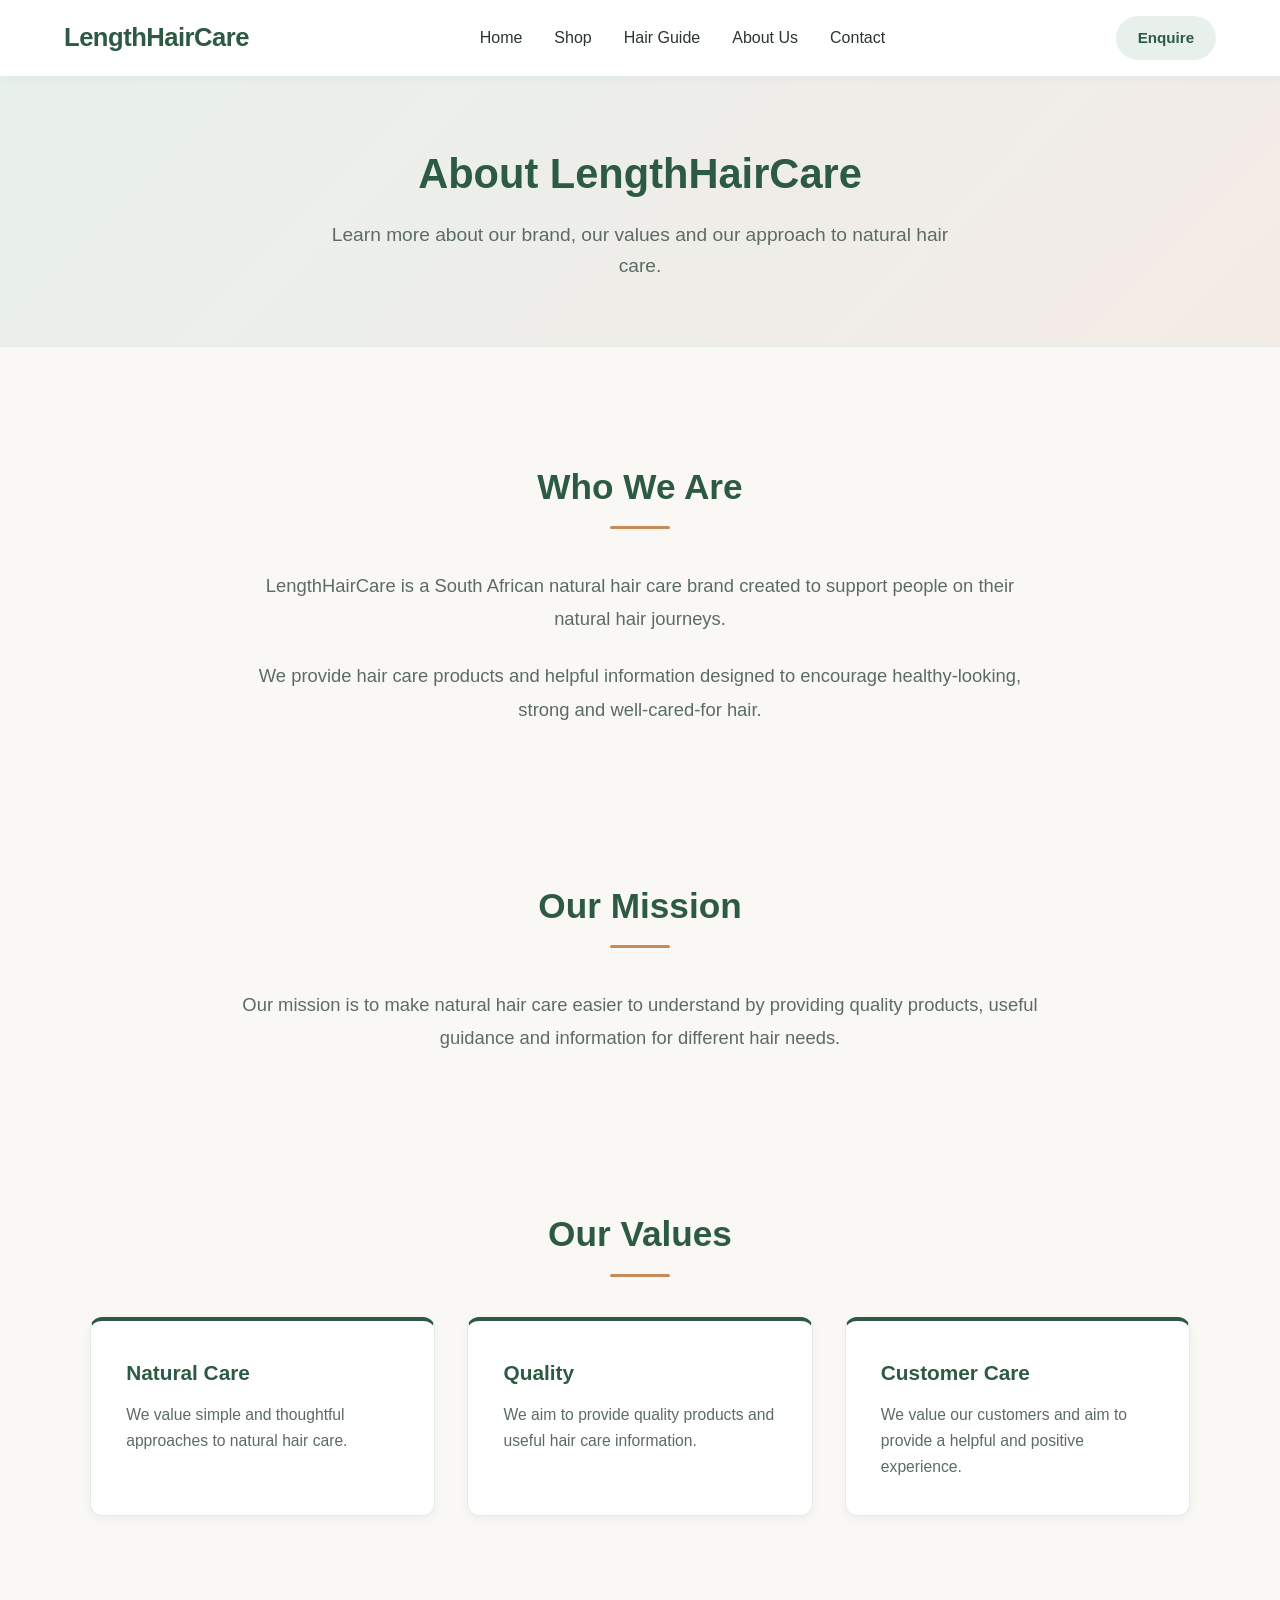
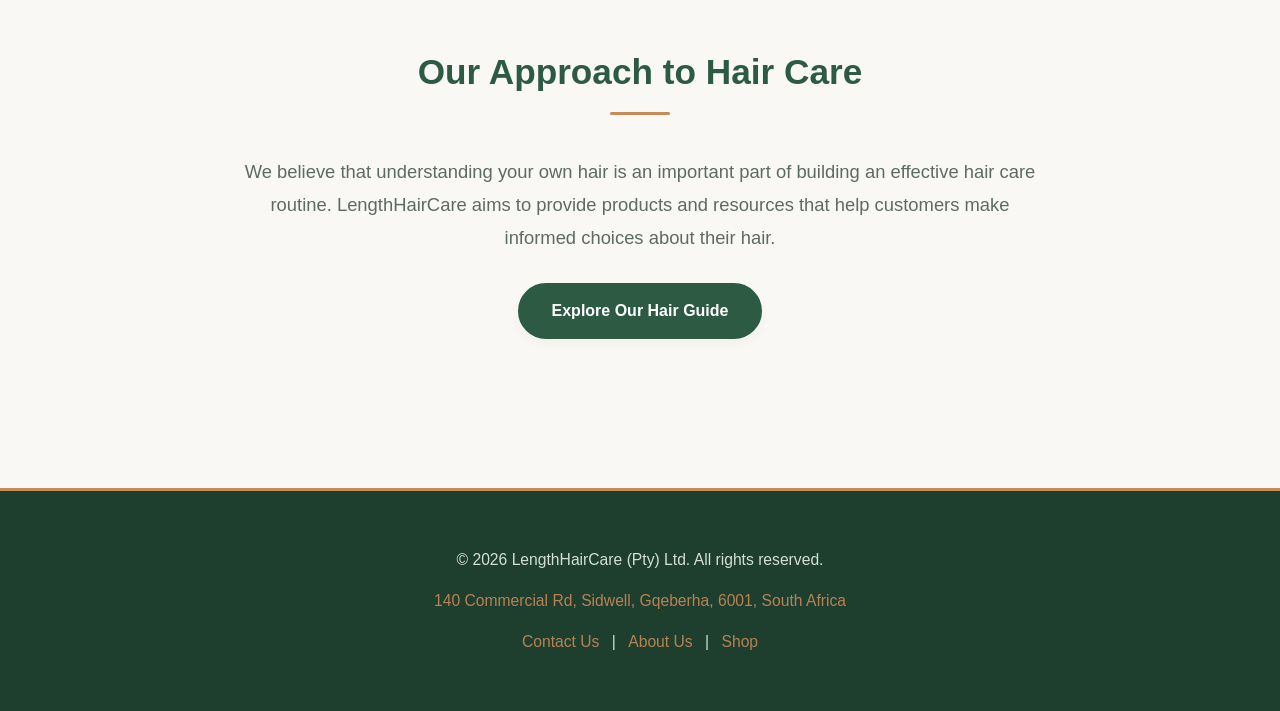
<file: pages/about.html>
﻿<!DOCTYPE html>
<html lang="en">

<head>
    <!-- Basic information about the webpage -->
    <meta charset="UTF-8">
    <meta name="viewport" content="width=device-width, initial-scale=1.0">

    <meta name="description" content="Meet LengthHairCare, a South African natural hair care brand sharing practical porosity guidance and thoughtful products for healthy hair routines.">
    <meta name="keywords" content="about LengthHairCare, natural hair care South Africa, healthy hair routine">
    <title>About LengthHairCare | Natural Hair Care South Africa</title>

    <!-- Link to the website stylesheet -->
    <link rel="stylesheet" href="../css/style.css">
</head>

<body>

    <!-- Header containing the website navigation -->
    <header>
        <nav aria-label="Main navigation">

            <a href="../index.html" class="logo">LengthHairCare</a>

            <ul>
                <li><a href="../index.html">Home</a></li>
                <li><a href="products.html">Shop</a></li>
                <li><a href="enquiry.html">Hair Guide</a></li>
                <li><a href="about.html" aria-current="page">About Us</a></li>
                <li><a href="contact.html">Contact</a></li>
            </ul>

            <a href="enquiry.html" class="cart">Enquire</a>

        </nav>
    </header>


    <!-- Main content of the About Us page -->
    <main>

        <!-- Introduction section -->
        <section class="page-introduction">

            <h1>About LengthHairCare</h1>

            <p>
                Learn more about our brand, our values and our
                approach to natural hair care.
            </p>

        </section>


        <!-- About the brand -->
        <section class="about-section">

            <h2>Who We Are</h2>

            <p>
                LengthHairCare is a South African natural hair care
                brand created to support people on their natural hair
                journeys.
            </p>

            <p>
                We provide hair care products and helpful information
                designed to encourage healthy-looking, strong and
                well-cared-for hair.
            </p>

        </section>


        <!-- Brand mission -->
        <section class="mission-section">

            <h2>Our Mission</h2>

            <p>
                Our mission is to make natural hair care easier to
                understand by providing quality products, useful
                guidance and information for different hair needs.
            </p>

        </section>


        <!-- Brand values -->
        <section class="values-section">

            <h2>Our Values</h2>

            <div class="values-container">

                <article class="value-card">

                    <h3>Natural Care</h3>

                    <p>
                        We value simple and thoughtful approaches to
                        natural hair care.
                    </p>

                </article>


                <article class="value-card">

                    <h3>Quality</h3>

                    <p>
                        We aim to provide quality products and useful
                        hair care information.
                    </p>

                </article>


                <article class="value-card">

                    <h3>Customer Care</h3>

                    <p>
                        We value our customers and aim to provide a
                        helpful and positive experience.
                    </p>

                </article>

            </div>

        </section>


        <!-- Hair care philosophy -->
        <section class="hair-philosophy">

            <h2>Our Approach to Hair Care</h2>

            <p>
                We believe that understanding your own hair is an
                important part of building an effective hair care
                routine. LengthHairCare aims to provide products and
                resources that help customers make informed choices
                about their hair.
            </p>

            <a href="enquiry.html" class="button">
                Explore Our Hair Guide
            </a>

        </section>

    </main>


    <!-- Footer containing website information -->
    <footer>

        <p>
            &copy; 2026 LengthHairCare (Pty) Ltd.
            All rights reserved.
        </p>

        <!-- PLACEHOLDER ADDRESS: replace with LengthHairCare's real address -->
        <address>
            <a href="https://www.google.com/maps/search/?api=1&query=140%20Commercial%20Rd%2C%20Sidwell%2C%20Gqeberha%2C%206001%2C%20South%20Africa" target="_blank" rel="noopener">140 Commercial Rd, Sidwell, Gqeberha, 6001, South Africa</a>
        </address>

        <p>
            <a href="contact.html">Contact Us</a> |
            <a href="about.html">About Us</a> |
            <a href="products.html">Shop</a>
        </p>

    </footer>


    <!-- Link to JavaScript -->
    <script src="../javascript/script.js"></script>

</body>

</html>
</file>
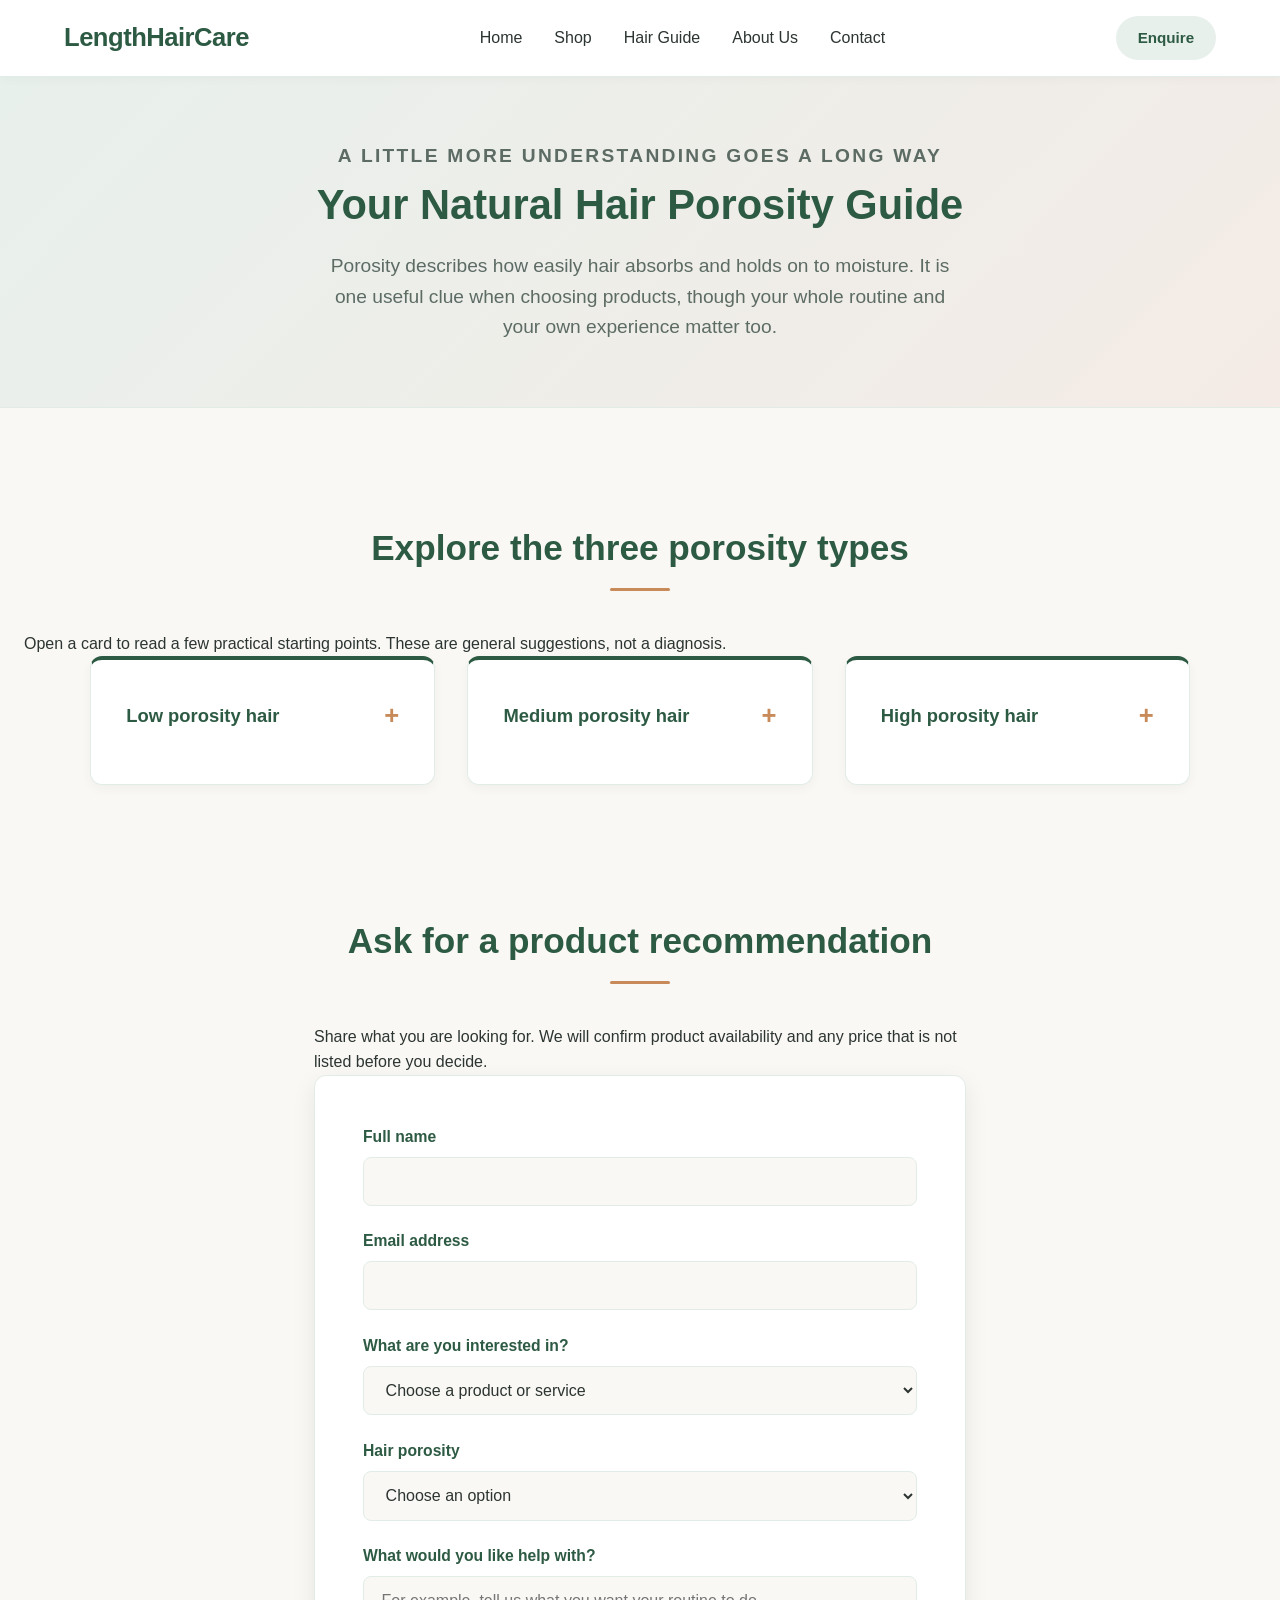
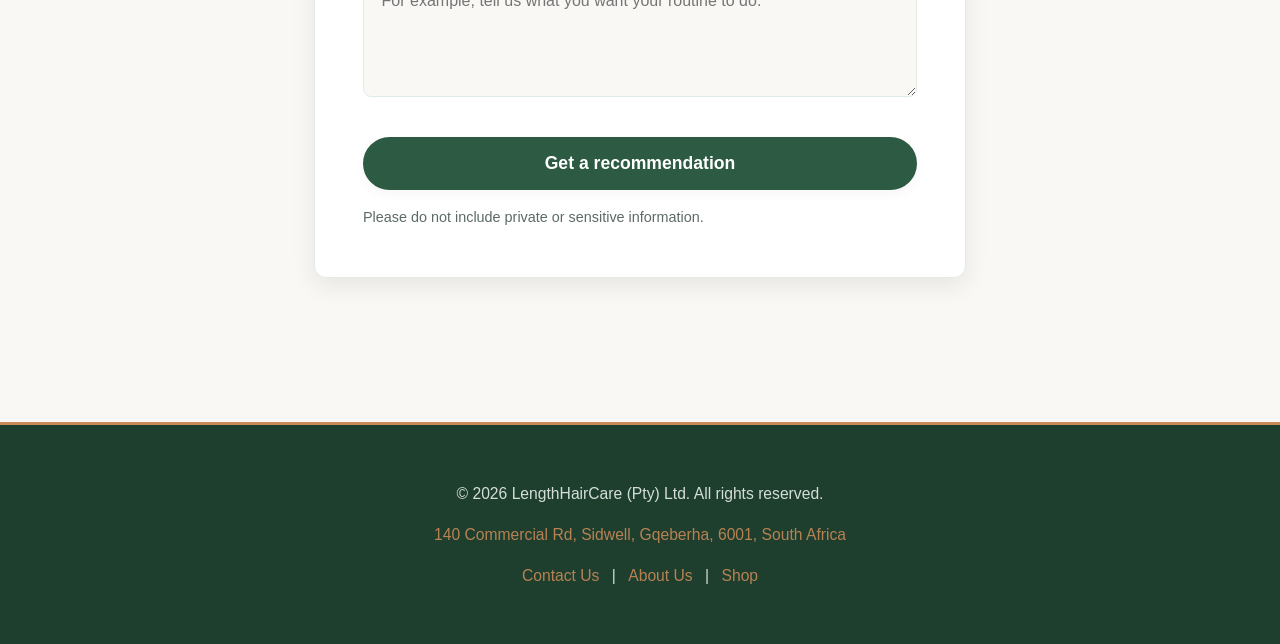
<file: pages/enquiry.html>
﻿<!DOCTYPE html>
<html lang="en">

<head>
    <!-- Defines the character encoding and ensures mobile responsiveness -->
    <meta charset="UTF-8">
    <meta name="viewport" content="width=device-width, initial-scale=1.0">

    <!-- SEO description and keywords for search engines -->
    <meta name="description" content="Learn about low, medium and high hair porosity, then ask LengthHairCare for a natural hair product recommendation in South Africa.">
    <meta name="keywords" content="hair porosity guide, natural hair routine, hair care South Africa, porosity products">

    <!-- Browser tab title -->
    <title>Hair Porosity Guide & Product Enquiry | LengthHairCare</title>

    <!-- Links the external stylesheet -->
    <link rel="stylesheet" href="../css/style.css">
</head>

<body>

    <!-- Website header and main navigation -->
    <header>
        <nav aria-label="Main navigation">

            <!-- Website logo linking back to the homepage -->
            <a href="../index.html" class="logo">LengthHairCare</a>

            <!-- Navigation links to the website's main pages -->
            <ul>
                <li><a href="../index.html">Home</a></li>
                <li><a href="products.html">Shop</a></li>
                <li><a href="enquiry.html" aria-current="page">Hair Guide</a></li>
                <li><a href="about.html">About Us</a></li>
                <li><a href="contact.html">Contact</a></li>
            </ul>

            <!-- Quick link to the enquiry page -->
            <a href="enquiry.html" class="cart">Enquire</a>

        </nav>
    </header>

    <main>

        <!-- Introduction to the hair porosity guide -->
        <section class="page-introduction">

            <p class="eyebrow">A little more understanding goes a long way</p>

            <h1>Your Natural Hair Porosity Guide</h1>

            <p>
                Porosity describes how easily hair absorbs and holds on to moisture.
                It is one useful clue when choosing products, though your whole routine
                and your own experience matter too.
            </p>

        </section>

        <!-- Interactive hair porosity guide -->
        <section class="hair-guide" aria-labelledby="porosity-title">

            <h2 id="porosity-title">Explore the three porosity types</h2>

            <p>
                Open a card to read a few practical starting points.
                These are general suggestions, not a diagnosis.
            </p>

            <div class="porosity-container porosity-accordion">

                <!-- Low porosity information card -->
                <article class="porosity-card">

                    <h3>
                        <button class="accordion-button"
                            type="button"
                            aria-expanded="false"
                            aria-controls="low-panel"
                            data-accordion-button>
                            Low porosity hair
                            <span aria-hidden="true">+</span>
                        </button>
                    </h3>

                    <!-- Hidden information becomes visible when the accordion is opened -->
                    <div id="low-panel" hidden>

                        <p>
                            Moisture may take longer to absorb, and products can sit
                            on the surface. Try applying a small amount to damp hair
                            and keeping the routine light.
                        </p>

                        <p>
                            Browse our
                            <a href="products.html">hair oils and care combos</a>,
                            and introduce one product at a time.
                        </p>

                    </div>
                </article>

                <!-- Medium porosity information card -->
                <article class="porosity-card">

                    <h3>
                        <button class="accordion-button"
                            type="button"
                            aria-expanded="false"
                            aria-controls="medium-panel"
                            data-accordion-button>
                            Medium porosity hair
                            <span aria-hidden="true">+</span>
                        </button>
                    </h3>

                    <div id="medium-panel" hidden>

                        <p>
                            Hair often absorbs and retains moisture fairly well.
                            A balanced routine with regular cleansing and
                            conditioning is a useful place to begin.
                        </p>

                        <p>
                            Explore the
                            <a href="products.html">LengthHairCare range</a>
                            and adjust based on how your hair responds.
                        </p>

                    </div>
                </article>

                <!-- High porosity information card -->
                <article class="porosity-card">

                    <h3>
                        <button class="accordion-button"
                            type="button"
                            aria-expanded="false"
                            aria-controls="high-panel"
                            data-accordion-button>
                            High porosity hair
                            <span aria-hidden="true">+</span>
                        </button>
                    </h3>

                    <div id="high-panel" hidden>

                        <p>
                            Hair can absorb moisture quickly but may lose it
                            just as fast. Layering a moisturising product and
                            a small amount of oil may help your routine hold
                            moisture for longer.
                        </p>

                        <p>
                            Our
                            <a href="products.html">herbal spray and oil options</a>
                            can be discussed as part of a routine.
                        </p>

                    </div>
                </article>

            </div>
        </section>

        <!-- Customer product recommendation enquiry form -->
        <section class="hair-enquiry" aria-labelledby="enquiry-title">

            <h2 id="enquiry-title">Ask for a product recommendation</h2>

            <p>
                Share what you are looking for. We will confirm product
                availability and any price that is not listed before you decide.
            </p>

            <!-- novalidate allows custom JavaScript validation messages -->
            <form id="enquiry-form" novalidate>

                <!-- Customer name -->
                <label for="enquiry-name">Full name</label>

                <input
                    type="text"
                    id="enquiry-name"
                    name="name"
                    autocomplete="name"
                    maxlength="60"
                    required
                    aria-describedby="enquiry-error-name">

                <!-- Displays name validation errors -->
                <span class="field-error" id="enquiry-error-name" hidden></span>


                <!-- Customer email address -->
                <label for="enquiry-email">Email address</label>

                <input
                    type="email"
                    id="enquiry-email"
                    name="email"
                    autocomplete="email"
                    maxlength="120"
                    required
                    aria-describedby="enquiry-error-email">

                <!-- Displays email validation errors -->
                <span class="field-error" id="enquiry-error-email" hidden></span>


                <!-- Product or service selection -->
                <label for="interest">What are you interested in?</label>

                <select
                    id="interest"
                    name="interest"
                    required
                    aria-describedby="enquiry-error-interest">

                    <option value="">Choose a product or service</option>
                    <option>Hair Growth Oil</option>
                    <option>Herbal Hair Tea Spray</option>
                    <option>Natural Hair Growth Guide</option>
                    <option>Porosity Care Combo</option>
                    <option>General product advice</option>

                </select>

                <span class="field-error" id="enquiry-error-interest" hidden></span>


                <!-- Customer hair porosity selection -->
                <label for="porosity">Hair porosity</label>

                <select
                    id="porosity"
                    name="porosity"
                    required
                    aria-describedby="enquiry-error-porosity">

                    <option value="">Choose an option</option>
                    <option value="low">Low porosity</option>
                    <option value="medium">Medium porosity</option>
                    <option value="high">High porosity</option>
                    <option value="unsure">I am not sure</option>

                </select>

                <span class="field-error" id="enquiry-error-porosity" hidden></span>


                <!-- Additional information from the customer -->
                <label for="enquiry-message">What would you like help with?</label>

                <textarea
                    id="enquiry-message"
                    name="message"
                    rows="5"
                    maxlength="600"
                    minlength="10"
                    required
                    placeholder="For example, tell us what you want your routine to do."
                    aria-describedby="enquiry-error-message"></textarea>

                <span class="field-error" id="enquiry-error-message" hidden></span>


                <!-- Submits the enquiry -->
                <button type="submit">Get a recommendation</button>

                <p class="form-help">
                    Please do not include private or sensitive information.
                </p>

                <!-- Displays the submission confirmation or error -->
                <div
                    id="enquiry-result"
                    class="form-result"
                    role="status"
                    tabindex="-1"
                    hidden>
                </div>

            </form>
        </section>

    </main>

    <!-- Website footer containing business and navigation information -->
    <footer>

        <p>&copy; 2026 LengthHairCare (Pty) Ltd. All rights reserved.</p>

        <!-- Business address linking to Google Maps -->
        <address>
            <a href="https://www.google.com/maps/search/?api=1&query=140%20Commercial%20Rd%2C%20Sidwell%2C%20Gqeberha%2C%206001%2C%20South%20Africa"
                target="_blank"
                rel="noopener">
                140 Commercial Rd, Sidwell, Gqeberha, 6001, South Africa
            </a>
        </address>

        <!-- Footer navigation -->
        <p>
            <a href="contact.html">Contact Us</a> |
            <a href="about.html">About Us</a> |
            <a href="products.html">Shop</a>
        </p>

    </footer>

    <!-- Loads the external JavaScript file after the HTML has been parsed -->
    <script src="../javascript/script.js" defer></script>

</body>
</html>
</file>
<file: css/style.css>
/* ==========================================================================
   LengthHairCare Master Stylesheet
   Natural Hair Care Branding & Responsive Design
   ========================================================================== */

/* --- CSS Variables & Design Tokens --- */
:root {
    --primary-color: #2D5A43;
    --primary-dark: #1E3E2E;
    --primary-light: #E8F0EC;
    --accent-gold: #C88A58;
    --accent-light: #F4EBE6;
    --text-dark: #2C3531;
    --text-muted: #5C6B64;
    --bg-main: #FAF8F5;
    --bg-card: #FFFFFF;
    --border-color: #E2ECE7;
    --shadow-sm: 0 4px 12px rgba(0, 0, 0, 0.04);
    --shadow-md: 0 8px 24px rgba(0, 0, 0, 0.08);
    --shadow-lg: 0 12px 32px rgba(45, 90, 67, 0.12);
    --font-family: 'Segoe UI', -apple-system, BlinkMacSystemFont, 'Helvetica Neue', Arial, sans-serif;
    --radius-sm: 8px;
    --radius-md: 12px;
    --radius-lg: 30px;
    --transition-fast: 0.25s ease;
    --transition-smooth: 0.35s cubic-bezier(0.4, 0, 0.2, 1);
}

/* --- Universal Resets & Base Styles --- */
*, *::before, *::after {
    margin: 0;
    padding: 0;
    box-sizing: border-box;
}

html {
    scroll-behavior: smooth;
    font-size: 16px;
}

body {
    font-family: var(--font-family);
    background-color: var(--bg-main);
    color: var(--text-dark);
    line-height: 1.6;
    -webkit-font-smoothing: antialiased;
    display: flex;
    flex-direction: column;
    min-height: 100vh;
}

main {
    flex: 1;
}

/* --- Header & Navigation --- */
header {
    position: sticky;
    top: 0;
    z-index: 1000;
    background-color: rgba(255, 255, 255, 0.96);
    backdrop-filter: blur(10px);
    border-bottom: 1px solid var(--border-color);
    box-shadow: 0 2px 10px rgba(0, 0, 0, 0.03);
    padding: 1rem 5%;
}

nav {
    display: flex;
    justify-content: space-between;
    align-items: center;
    max-width: 1200px;
    margin: 0 auto;
    gap: 1.5rem;
}

.logo {
    font-size: 1.6rem;
    font-weight: 700;
    color: var(--primary-color);
    text-decoration: none;
    letter-spacing: -0.5px;
    transition: color var(--transition-fast);
}

.logo:hover {
    color: var(--primary-dark);
}

nav ul {
    display: flex;
    list-style: none;
    gap: 2rem;
    align-items: center;
}

nav ul li a {
    color: var(--text-dark);
    text-decoration: none;
    font-weight: 500;
    font-size: 1rem;
    padding: 0.4rem 0;
    position: relative;
    transition: color var(--transition-fast);
}

nav ul li a::after {
    content: '';
    position: absolute;
    bottom: 0;
    left: 0;
    width: 0;
    height: 2px;
    background-color: var(--primary-color);
    transition: width var(--transition-fast);
    border-radius: 2px;
}

nav ul li a:hover {
    color: var(--primary-color);
}

nav ul li a:hover::after {
    width: 100%;
}

.cart {
    background-color: var(--primary-light);
    color: var(--primary-color);
    padding: 0.55rem 1.3rem;
    border-radius: var(--radius-lg);
    font-weight: 600;
    text-decoration: none;
    transition: all var(--transition-fast);
    font-size: 0.95rem;
    border: 1px solid transparent;
}

.cart:hover {
    background-color: var(--primary-color);
    color: #ffffff;
    transform: translateY(-1px);
    box-shadow: 0 4px 12px rgba(45, 90, 67, 0.2);
}

/* --- Buttons --- */
.button {
    display: inline-flex;
    align-items: center;
    justify-content: center;
    padding: 0.85rem 2rem;
    background-color: var(--primary-color);
    color: #ffffff;
    text-decoration: none;
    border-radius: var(--radius-lg);
    font-weight: 600;
    font-size: 1rem;
    transition: all var(--transition-smooth);
    border: 2px solid var(--primary-color);
    cursor: pointer;
    box-shadow: var(--shadow-sm);
    margin: 0.3rem;
}

.button:hover {
    background-color: var(--primary-dark);
    border-color: var(--primary-dark);
    transform: translateY(-2px);
    box-shadow: var(--shadow-md);
    color: #ffffff;
}

.secondary-button {
    background-color: transparent;
    color: var(--primary-color);
    border: 2px solid var(--primary-color);
    box-shadow: none;
}

.secondary-button:hover {
    background-color: var(--primary-color);
    color: #ffffff;
}

/* --- Page Introductions --- */
.page-introduction {
    background: linear-gradient(135deg, var(--primary-light) 0%, var(--accent-light) 100%);
    text-align: center;
    padding: 4rem 1.5rem;
    margin-bottom: 3rem;
    border-bottom: 1px solid var(--border-color);
}

.page-introduction h1 {
    font-size: 2.6rem;
    color: var(--primary-color);
    margin-bottom: 0.8rem;
    font-weight: 700;
}

.page-introduction p {
    font-size: 1.2rem;
    color: var(--text-muted);
    max-width: 650px;
    margin: 0 auto;
}

/* --- Section Formatting & Headings --- */
section {
    padding: 4rem 1.5rem;
}

section h2 {
    text-align: center;
    color: var(--primary-color);
    font-size: 2.2rem;
    margin-bottom: 2.5rem;
    font-weight: 700;
    position: relative;
}

section h2::after {
    content: '';
    display: block;
    width: 60px;
    height: 3px;
    background-color: var(--accent-gold);
    margin: 0.7rem auto 0;
    border-radius: 2px;
}

/* --- Hero Section --- */
.hero {
    background: linear-gradient(135deg, rgba(232, 240, 236, 0.8) 0%, rgba(244, 235, 230, 0.8) 100%),
                radial-gradient(circle at top right, rgba(200, 138, 88, 0.1), transparent 50%);
    text-align: center;
    padding: 6rem 1.5rem;
    border-bottom: 1px solid var(--border-color);
}

.hero-content {
    max-width: 800px;
    margin: 0 auto;
}

.hero-content h1 {
    font-size: 3.2rem;
    color: var(--primary-color);
    margin-bottom: 1.2rem;
    line-height: 1.15;
    letter-spacing: -0.5px;
}

.hero-content p {
    font-size: 1.3rem;
    color: var(--text-muted);
    margin-bottom: 2.5rem;
    max-width: 650px;
    margin-left: auto;
    margin-right: auto;
}

/* --- Product Cards & Grid --- */
.product-container {
    display: grid;
    grid-template-columns: repeat(auto-fit, minmax(290px, 1fr));
    gap: 2.5rem;
    max-width: 1200px;
    margin: 0 auto;
}

.product-card {
    background-color: var(--bg-card);
    border-radius: var(--radius-md);
    overflow: hidden;
    box-shadow: var(--shadow-sm);
    border: 1px solid var(--border-color);
    transition: transform var(--transition-smooth), box-shadow var(--transition-smooth);
    display: flex;
    flex-direction: column;
    padding: 1.5rem;
    text-align: center;
}

.product-card:hover {
    transform: translateY(-6px);
    box-shadow: var(--shadow-lg);
}

.product-image {
    width: 100%;
    height: 250px;
    border-radius: var(--radius-sm);
    overflow: hidden;
    background-color: var(--primary-light);
    margin-bottom: 1.2rem;
    display: flex;
    align-items: center;
    justify-content: center;
}

.product-image img {
    width: 100%;
    height: 100%;
    object-fit: cover;
    transition: transform 0.5s ease;
}

.product-card:hover .product-image img {
    transform: scale(1.06);
}

.product-card h3 {
    color: var(--primary-color);
    font-size: 1.35rem;
    margin-bottom: 0.6rem;
}

.product-card p {
    color: var(--text-muted);
    font-size: 0.98rem;
    margin-bottom: 1.2rem;
    flex-grow: 1;
}

.product-card .price {
    font-weight: 700;
    color: var(--accent-gold);
    font-size: 1.15rem;
    margin-bottom: 1.2rem;
}

.product-card .button {
    margin-top: auto;
    width: 100%;
}

/* --- About & Narrative Sections --- */
.about-preview,
.about-section,
.mission-section,
.hair-philosophy,
.contact-information {
    max-width: 850px;
    margin: 0 auto;
    text-align: center;
}

.about-preview p,
.about-section p,
.mission-section p,
.hair-philosophy p,
.contact-information p {
    font-size: 1.15rem;
    color: var(--text-muted);
    margin-bottom: 1.5rem;
    line-height: 1.8;
}

.contact-information p strong {
    color: var(--primary-color);
}

/* --- Values & Benefits Grids --- */
.benefits,
.values-container,
.porosity-container {
    display: grid;
    grid-template-columns: repeat(auto-fit, minmax(280px, 1fr));
    gap: 2rem;
    max-width: 1100px;
    margin: 0 auto;
}

.benefits article,
.value-card,
.porosity-card {
    background-color: var(--bg-card);
    padding: 2.2rem;
    border-radius: var(--radius-md);
    border-top: 4px solid var(--primary-color);
    box-shadow: var(--shadow-sm);
    border-left: 1px solid var(--border-color);
    border-right: 1px solid var(--border-color);
    border-bottom: 1px solid var(--border-color);
    transition: transform var(--transition-smooth), box-shadow var(--transition-smooth);
    text-align: left;
}

.benefits article:hover,
.value-card:hover,
.porosity-card:hover {
    transform: translateY(-4px);
    box-shadow: var(--shadow-md);
}

.benefits h3,
.value-card h3,
.porosity-card h3 {
    color: var(--primary-color);
    font-size: 1.3rem;
    margin-bottom: 0.8rem;
}

.benefits p,
.value-card p,
.porosity-card p {
    color: var(--text-muted);
    font-size: 0.98rem;
    line-height: 1.65;
}

/* --- Forms (Contact & Enquiry) --- */
.contact-form-section,
.hair-enquiry {
    max-width: 700px;
    margin: 0 auto;
}

form {
    background-color: var(--bg-card);
    padding: 3rem;
    border-radius: var(--radius-md);
    box-shadow: var(--shadow-md);
    border: 1px solid var(--border-color);
    text-align: left;
}

form label {
    display: block;
    font-weight: 600;
    color: var(--primary-color);
    margin-bottom: 0.5rem;
    margin-top: 1.4rem;
    font-size: 0.98rem;
}

form label:first-of-type {
    margin-top: 0;
}

form input[type="text"],
form input[type="email"],
form input[type="tel"],
form select,
form textarea {
    width: 100%;
    padding: 0.9rem 1.1rem;
    border: 1.5px solid var(--border-color);
    border-radius: var(--radius-sm);
    font-size: 1rem;
    font-family: inherit;
    color: var(--text-dark);
    background-color: var(--bg-main);
    transition: border-color var(--transition-fast), box-shadow var(--transition-fast);
}

form input[type="text"]:focus,
form input[type="email"]:focus,
form input[type="tel"]:focus,
form select:focus,
form textarea:focus {
    outline: none;
    border-color: var(--primary-color);
    background-color: #ffffff;
    box-shadow: 0 0 0 4px rgba(45, 90, 67, 0.12);
}

/* Validation errors shown by JavaScript */
.field-error {
    display: block;
    color: #a12b2b;
    font-size: 0.88rem;
    margin-top: 0.35rem;
}

.field-error[hidden] {
    display: none;
}

form [aria-invalid="true"] {
    border-color: #a12b2b;
}

form button[type="submit"] {
    width: 100%;
    margin-top: 2rem;
    padding: 1rem;
    background-color: var(--primary-color);
    color: #ffffff;
    border: none;
    border-radius: var(--radius-lg);
    font-size: 1.1rem;
    font-weight: 600;
    cursor: pointer;
    transition: all var(--transition-smooth);
    box-shadow: var(--shadow-sm);
}

form button[type="submit"]:hover {
    background-color: var(--primary-dark);
    transform: translateY(-2px);
    box-shadow: var(--shadow-md);
}

/* --- Footer --- */
footer {
    background-color: var(--primary-dark);
    color: var(--primary-light);
    text-align: center;
    padding: 3.5rem 1.5rem 2.5rem;
    margin-top: 5rem;
    border-top: 3px solid var(--accent-gold);
}

footer p {
    margin-bottom: 1rem;
    font-size: 0.98rem;
    opacity: 0.9;
}

footer a {
    color: var(--accent-gold);
    text-decoration: none;
    font-weight: 500;
    transition: color var(--transition-fast);
    margin: 0 0.5rem;
}

footer a:hover {
    color: #ffffff;
    text-decoration: underline;
}

/* --- Mobile and tablet adjustments --- */
@media (max-width: 768px) {
    header {
        padding: 0.8rem 4%;
    }

    nav {
        flex-direction: column;
        gap: 0.8rem;
    }

    nav ul {
        gap: 1.2rem;
        flex-wrap: wrap;
        justify-content: center;
    }

    .hero {
        padding: 4rem 1.2rem;
    }

    .hero-content h1 {
        font-size: 2.2rem;
    }

    .hero-content p {
        font-size: 1.1rem;
    }

    .page-introduction h1 {
        font-size: 2rem;
    }

    section {
        padding: 3rem 1rem;
    }

    section h2 {
        font-size: 1.8rem;
    }

    form {
        padding: 1.8rem 1.2rem;
    }
}

@media (max-width: 1024px) {
    .product-container {
        gap: 1.5rem;
        padding: 0 1rem;
    }

    .benefits,
    .values-container,
    .porosity-container {
        gap: 1.5rem;
        padding: 0 1rem;
    }

    .hero {
        padding: 5rem 1.5rem;
    }

    .hero-content h1 {
        font-size: 2.8rem;
    }
}

@media (max-width: 480px) {
    .hero-content h1 {
        font-size: 2rem;
    }

    .hero-content p {
        font-size: 1rem;
    }

    .page-introduction h1 {
        font-size: 1.6rem;
    }

    section h2 {
        font-size: 1.5rem;
    }

    .product-card {
        padding: 1rem;
    }

    .product-image {
        height: 200px;
    }
}

/* --- Catalogue, accessible interactions, map and form feedback --- */
.eyebrow { color: var(--accent-gold); text-transform: uppercase; letter-spacing: .12em; font-size: .82rem; font-weight: 700; margin-bottom: .6rem; }
.catalogue-controls { display: grid; grid-template-columns: minmax(0, 2fr) minmax(190px, 1fr); gap: 1rem; max-width: 850px; margin: 1.5rem auto; text-align: left; }
.catalogue-controls label { display: block; font-weight: 600; color: var(--primary-color); margin-bottom: .45rem; }
.catalogue-controls input, .catalogue-controls select { width: 100%; min-height: 48px; padding: .75rem 1rem; border: 1.5px solid var(--border-color); border-radius: var(--radius-sm); background: #fff; color: var(--text-dark); font: inherit; }
.catalogue-controls input:focus, .catalogue-controls select:focus, button:focus-visible, a:focus-visible { outline: 3px solid var(--accent-gold); outline-offset: 3px; }
.result-count, .small-note { text-align: center; color: var(--text-muted); margin: .8rem auto 1.2rem; }
.small-note { max-width: 760px; font-size: .9rem; }
.empty-state, .map-fallback { background: var(--primary-light); border-radius: var(--radius-sm); padding: 1rem; text-align: center; color: var(--primary-dark); }
.gallery-trigger { position: relative; display: block; width: 100%; border: 0; background: transparent; cursor: zoom-in; font: inherit; color: inherit; }
.gallery-trigger .product-image { margin-bottom: 0; }
.gallery-hint { display: block; color: var(--primary-color); font-size: .85rem; margin-top: .5rem; }
.lightbox[hidden] { display: none; }
.lightbox:not([hidden]) { position: fixed; inset: 0; z-index: 2000; display: grid; place-items: center; width: 100%; height: 100%; max-width: none; max-height: none; border: 0; padding: 4rem 1.25rem 1.25rem; background: rgba(22, 35, 29, .92); }
.lightbox-image { max-width: min(92vw, 1000px); max-height: 82vh; object-fit: contain; border-radius: var(--radius-sm); box-shadow: var(--shadow-lg); }
.lightbox-close { position: absolute; top: 1.2rem; right: 1.2rem; background: #fff; border: 0; border-radius: 999px; padding: .7rem 1rem; font: inherit; font-weight: 700; cursor: pointer; }
.lightbox-close span { font-size: 1.3rem; margin-left: .35rem; }
.lightbox-open { overflow: hidden; }
.accordion-button { width: 100%; display: flex; justify-content: space-between; align-items: center; text-align: left; color: inherit; background: transparent; border: 0; font: inherit; font-weight: 700; font-size: 1.15rem; cursor: pointer; }
.accordion-button span { color: var(--accent-gold); font-size: 1.6rem; }
.accordion-button[aria-expanded="true"] span { transform: rotate(45deg); }
.porosity-card [hidden] { display: none; }
.porosity-card a, .contact-information a { color: var(--primary-color); font-weight: 600; }
.form-help { margin-top: 1rem; color: var(--text-muted); font-size: .9rem; }
.form-result { margin-top: 1.25rem; padding: 1rem 1.15rem; border-left: 4px solid var(--accent-gold); border-radius: var(--radius-sm); background: var(--primary-light); color: var(--primary-dark); }
.form-result[hidden] { display: none; }
form button:disabled { opacity: .75; cursor: default; }
#service-map { height: 380px; max-width: 1050px; margin: 1.5rem auto 0; border: 1px solid var(--border-color); border-radius: var(--radius-md); box-shadow: var(--shadow-sm); z-index: 1; }
.maplibregl-map { font-family: var(--font-family); }
.maplibregl-ctrl-group { border-radius: var(--radius-sm); box-shadow: var(--shadow-sm); }
.map-section > p { max-width: 850px; margin: 0 auto; text-align: center; color: var(--text-muted); }
.contact-form-section > p { text-align: center; margin: 0 auto 1.2rem; max-width: 700px; color: var(--text-muted); }
@media (max-width: 600px) { .catalogue-controls { grid-template-columns: 1fr; } #service-map { height: 300px; } .lightbox-close { top: .7rem; right: .7rem; } }
@media (prefers-reduced-motion: reduce) { *, *::before, *::after { scroll-behavior: auto !important; transition-duration: .01ms !important; animation-duration: .01ms !important; animation-iteration-count: 1 !important; } }

/* --- Address in footer and Google Maps link --- */
footer address {
    font-style: normal;
    margin-bottom: 1rem;
    font-size: 0.98rem;
    opacity: 0.9;
}

footer address a {
    margin: 0;
}

.map-link-wrap {
    text-align: center;
    margin-top: 1.2rem;
}
</file>
